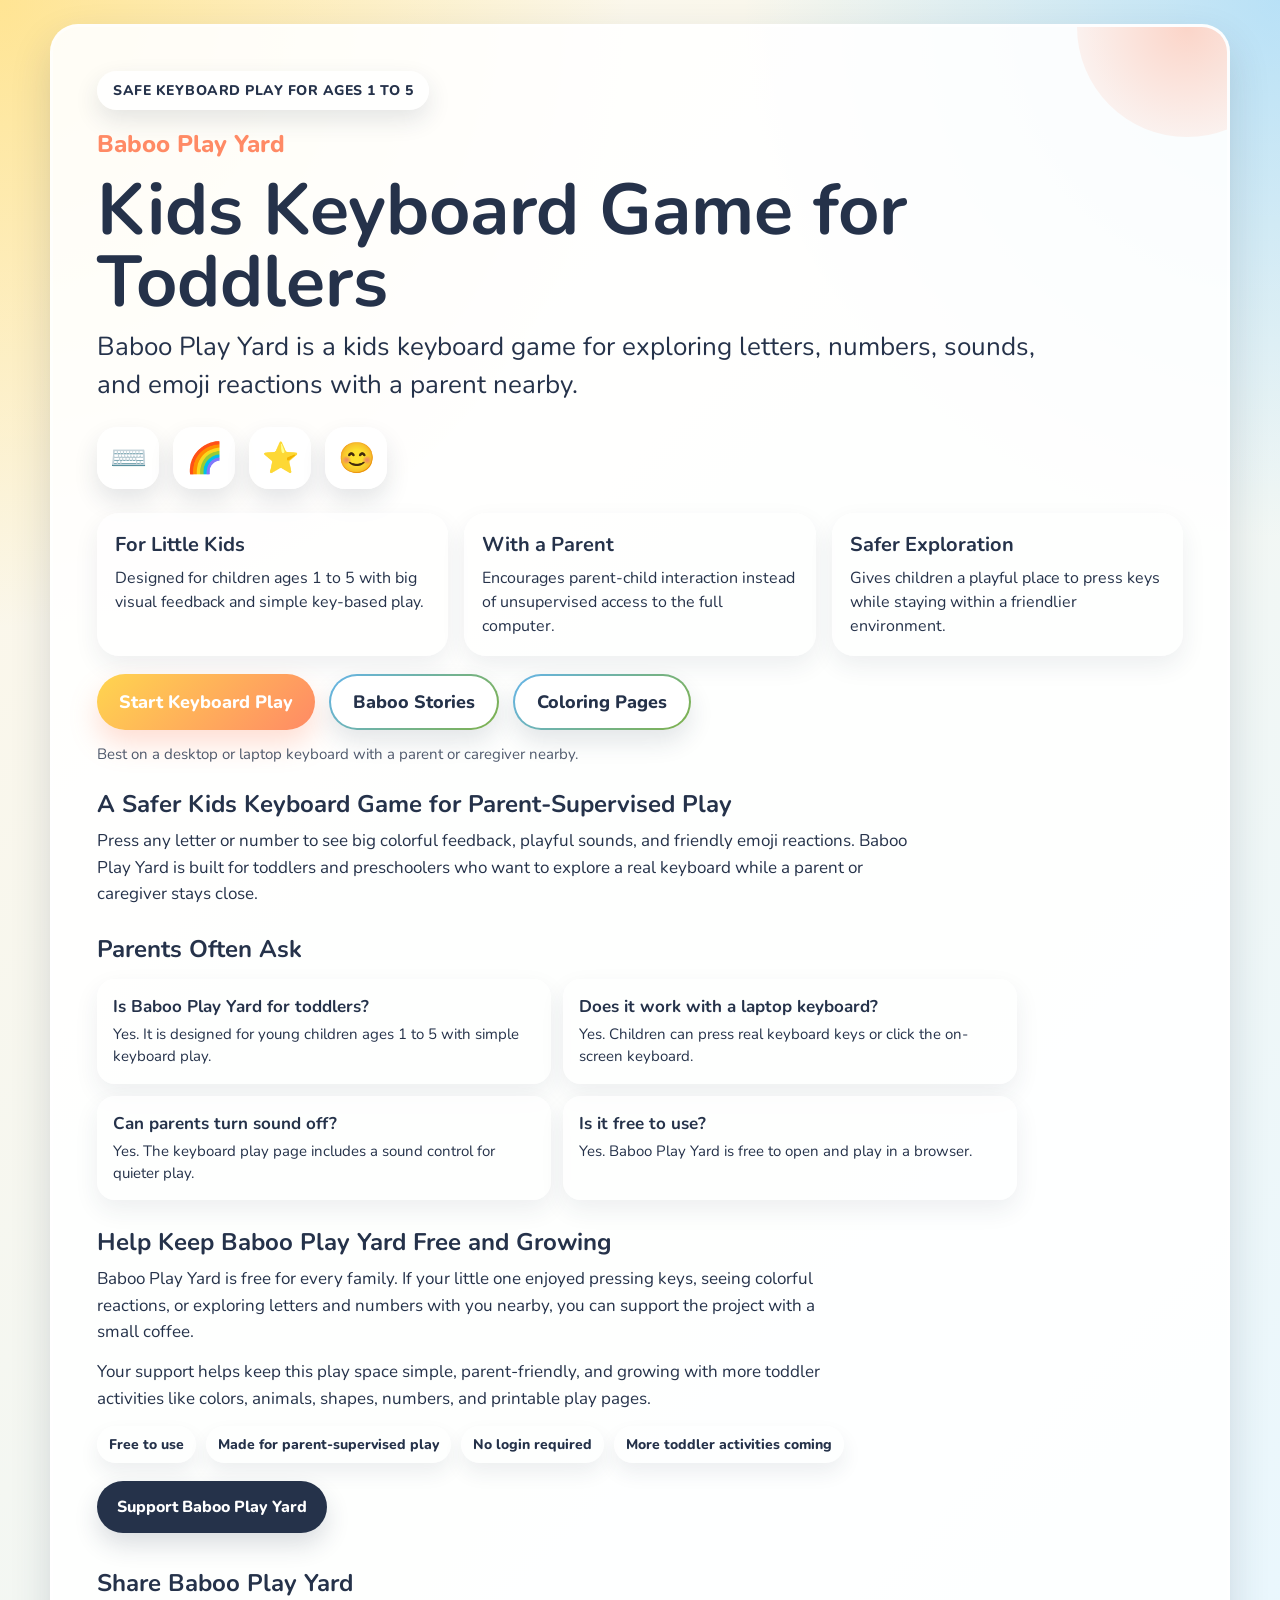
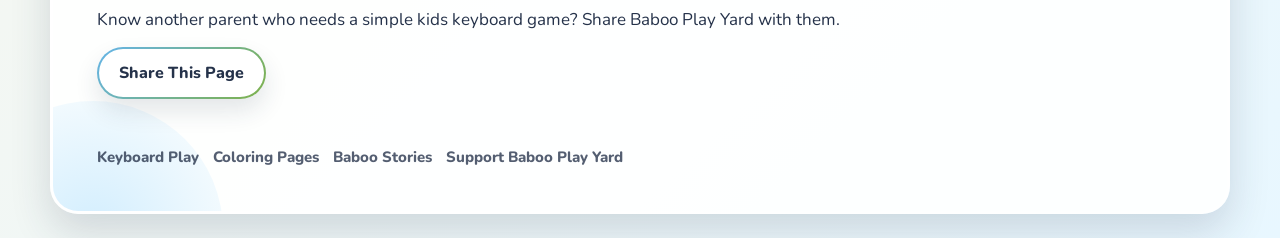
<file: index.html>
<!DOCTYPE html>
<html lang="en">
<head>
  <meta charset="UTF-8" />
  <meta name="viewport" content="width=device-width, initial-scale=1.0" />
  <meta name="description" content="Baboo Play Yard is a safe kids keyboard game for toddlers and preschoolers to press keys, see colorful feedback, and play with a parent nearby." />
  <meta property="og:title" content="Kids Keyboard Game for Toddlers | Baboo Play Yard" />
  <meta property="og:description" content="A safe kids keyboard game for toddlers and preschoolers with colorful feedback, playful sounds, and parent-supervised computer play." />
  <meta property="og:type" content="website" />
  <meta property="og:site_name" content="Baboo Play Yard" />
  <meta name="twitter:card" content="summary" />
  <meta name="twitter:title" content="Kids Keyboard Game for Toddlers | Baboo Play Yard" />
  <meta name="twitter:description" content="A safe kids keyboard game for toddlers and preschoolers with colorful feedback, playful sounds, and parent-supervised computer play." />
  <title>Kids Keyboard Game for Toddlers | Baboo Play Yard</title>
  <link rel="stylesheet" href="./styles/main.css" />
  <script type="application/ld+json">
    {
      "@context": "https://schema.org",
      "@type": "WebApplication",
      "name": "Baboo Play Yard",
      "applicationCategory": "EducationalApplication",
      "operatingSystem": "Any",
      "description": "Baboo Play Yard is a safe kids keyboard game for toddlers and preschoolers to press keys, see colorful feedback, and play with a parent nearby.",
      "audience": {
        "@type": "PeopleAudience",
        "suggestedMinAge": 1,
        "suggestedMaxAge": 5
      },
      "isAccessibleForFree": true
    }
  </script>
</head>
<body class="welcome-page">
  <main class="welcome-shell">
    <div class="badge">Safe Keyboard Play for Ages 1 to 5</div>
    <p class="brand-kicker">Baboo Play Yard</p>
    <h1>Kids Keyboard Game for Toddlers</h1>
    <p class="lead">
      Baboo Play Yard is a kids keyboard game for exploring letters, numbers, sounds, and emoji
      reactions with a parent nearby.
    </p>

    <div class="hero-icons" aria-hidden="true">
      <div class="hero-icon">⌨️</div>
      <div class="hero-icon">🌈</div>
      <div class="hero-icon">⭐</div>
      <div class="hero-icon">😊</div>
    </div>

    <section class="info-grid">
      <article class="info-card">
        <h2>For Little Kids</h2>
        <p>Designed for children ages 1 to 5 with big visual feedback and simple key-based play.</p>
      </article>
      <article class="info-card">
        <h2>With a Parent</h2>
        <p>Encourages parent-child interaction instead of unsupervised access to the full computer.</p>
      </article>
      <article class="info-card">
        <h2>Safer Exploration</h2>
        <p>Gives children a playful place to press keys while staying within a friendlier environment.</p>
      </article>
    </section>

    <div class="actions">
      <a class="cta" href="./keyBoard.html" id="startKeyboardLink">Start Keyboard Play</a>
      <a class="story-button" href="https://baboostories.com/">Baboo Stories</a>
      <a class="story-button" href="./coloringPages.html">Coloring Pages</a>
      <p class="subcopy">Best on a desktop or laptop keyboard with a parent or caregiver nearby.</p>
    </div>

    <aside class="mobile-parent-note" aria-label="Best experience note for parents">
      <strong>Best on a laptop or desktop keyboard.</strong>
      <span>
        Sit with your child, press keys together, and turn screen time into playful learning time.
      </span>
    </aside>

    <section class="seo-copy" aria-label="About the kids keyboard game">
      <h2>A Safer Kids Keyboard Game for Parent-Supervised Play</h2>
      <p>
        Press any letter or number to see big colorful feedback, playful sounds, and friendly emoji
        reactions. Baboo Play Yard is built for toddlers and preschoolers who want to explore a
        real keyboard while a parent or caregiver stays close.
      </p>
    </section>

    <section class="faq-section" aria-label="Kids keyboard game questions">
      <h2>Parents Often Ask</h2>
      <div class="faq-grid">
        <article class="faq-item">
          <h3>Is Baboo Play Yard for toddlers?</h3>
          <p>Yes. It is designed for young children ages 1 to 5 with simple keyboard play.</p>
        </article>
        <article class="faq-item">
          <h3>Does it work with a laptop keyboard?</h3>
          <p>Yes. Children can press real keyboard keys or click the on-screen keyboard.</p>
        </article>
        <article class="faq-item">
          <h3>Can parents turn sound off?</h3>
          <p>Yes. The keyboard play page includes a sound control for quieter play.</p>
        </article>
        <article class="faq-item">
          <h3>Is it free to use?</h3>
          <p>Yes. Baboo Play Yard is free to open and play in a browser.</p>
        </article>
      </div>
    </section>

    <section class="support-section" aria-label="Support Baboo Play Yard">
      <h2>Help Keep Baboo Play Yard Free and Growing</h2>
      <p>
        Baboo Play Yard is free for every family. If your little one enjoyed pressing keys,
        seeing colorful reactions, or exploring letters and numbers with you nearby, you can
        support the project with a small coffee.
      </p>
      <p>
        Your support helps keep this play space simple, parent-friendly, and growing with more
        toddler activities like colors, animals, shapes, numbers, and printable play pages.
      </p>
      <ul class="support-points" aria-label="Baboo Play Yard support highlights">
        <li>Free to use</li>
        <li>Made for parent-supervised play</li>
        <li>No login required</li>
        <li>More toddler activities coming</li>
      </ul>
      <a class="support-button" href="https://www.buymeacoffee.com/babooplayyard">Support Baboo Play Yard</a>
    </section>

    <section class="share-section" aria-label="Share Baboo Play Yard">
      <h2>Share Baboo Play Yard</h2>
      <p>
        Know another parent who needs a simple kids keyboard game? Share Baboo Play Yard with them.
      </p>
      <button class="share-button" id="sharePageBtn" type="button">Share This Page</button>
    </section>

    <footer class="site-footer">
      <a href="./keyBoard.html" id="footerKeyboardLink">Keyboard Play</a>
      <a href="./coloringPages.html">Coloring Pages</a>
      <a href="https://baboostories.com/">Baboo Stories</a>
      <a href="https://www.buymeacoffee.com/babooplayyard">Support Baboo Play Yard</a>
    </footer>
  </main>
  <script src="./scripts/home.js"></script>
</body>
</html>
</file>
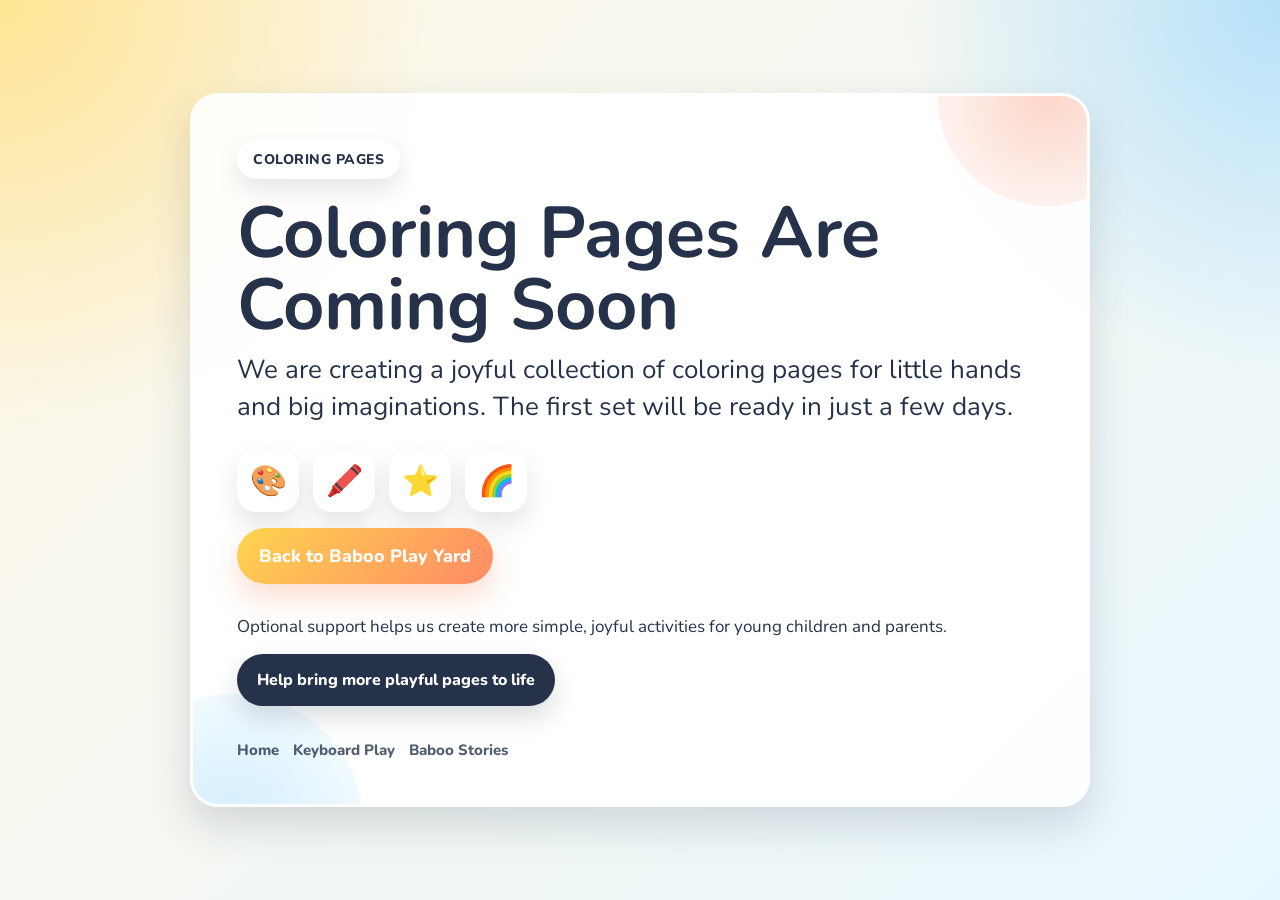
<file: coloringPages.html>
<!DOCTYPE html>
<html lang="en">
<head>
  <meta charset="UTF-8" />
  <meta name="viewport" content="width=device-width, initial-scale=1.0" />
  <meta name="robots" content="noindex" />
  <meta name="description" content="Baboo Play Yard coloring pages are coming soon with playful printable activities for young children and families." />
  <meta property="og:title" content="Coloring Pages Coming Soon | Baboo Play Yard" />
  <meta property="og:description" content="Playful Baboo Play Yard coloring pages for young children are coming soon." />
  <meta property="og:type" content="website" />
  <meta property="og:site_name" content="Baboo Play Yard" />
  <meta name="twitter:card" content="summary" />
  <meta name="twitter:title" content="Coloring Pages Coming Soon | Baboo Play Yard" />
  <meta name="twitter:description" content="Playful Baboo Play Yard coloring pages for young children are coming soon." />
  <title>Coloring Pages Coming Soon | Baboo Play Yard</title>
  <link rel="stylesheet" href="./styles/main.css" />
</head>
<body class="welcome-page">
  <main class="welcome-shell coming-soon-shell">
    <div class="badge">Coloring Pages</div>
    <h1>Coloring Pages Are Coming Soon</h1>
    <p class="lead">
      We are creating a joyful collection of coloring pages for little hands and big imaginations.
      The first set will be ready in just a few days.
    </p>

    <div class="hero-icons" aria-hidden="true">
      <div class="hero-icon">🎨</div>
      <div class="hero-icon">🖍️</div>
      <div class="hero-icon">⭐</div>
      <div class="hero-icon">🌈</div>
    </div>

    <div class="actions">
      <a class="cta" href="./index.html">Back to Baboo Play Yard</a>
    </div>

    <section class="support-section" aria-label="Support future coloring pages">
      <p>Optional support helps us create more simple, joyful activities for young children and parents.</p>
      <a class="support-button" href="https://www.buymeacoffee.com/babooplayyard">Help bring more playful pages to life</a>
    </section>

    <footer class="site-footer">
      <a href="./index.html">Home</a>
      <a href="./keyBoard.html">Keyboard Play</a>
      <a href="https://baboostories.com/">Baboo Stories</a>
    </footer>
  </main>
  <script src="./scripts/home.js"></script>
</body>
</html>
</file>
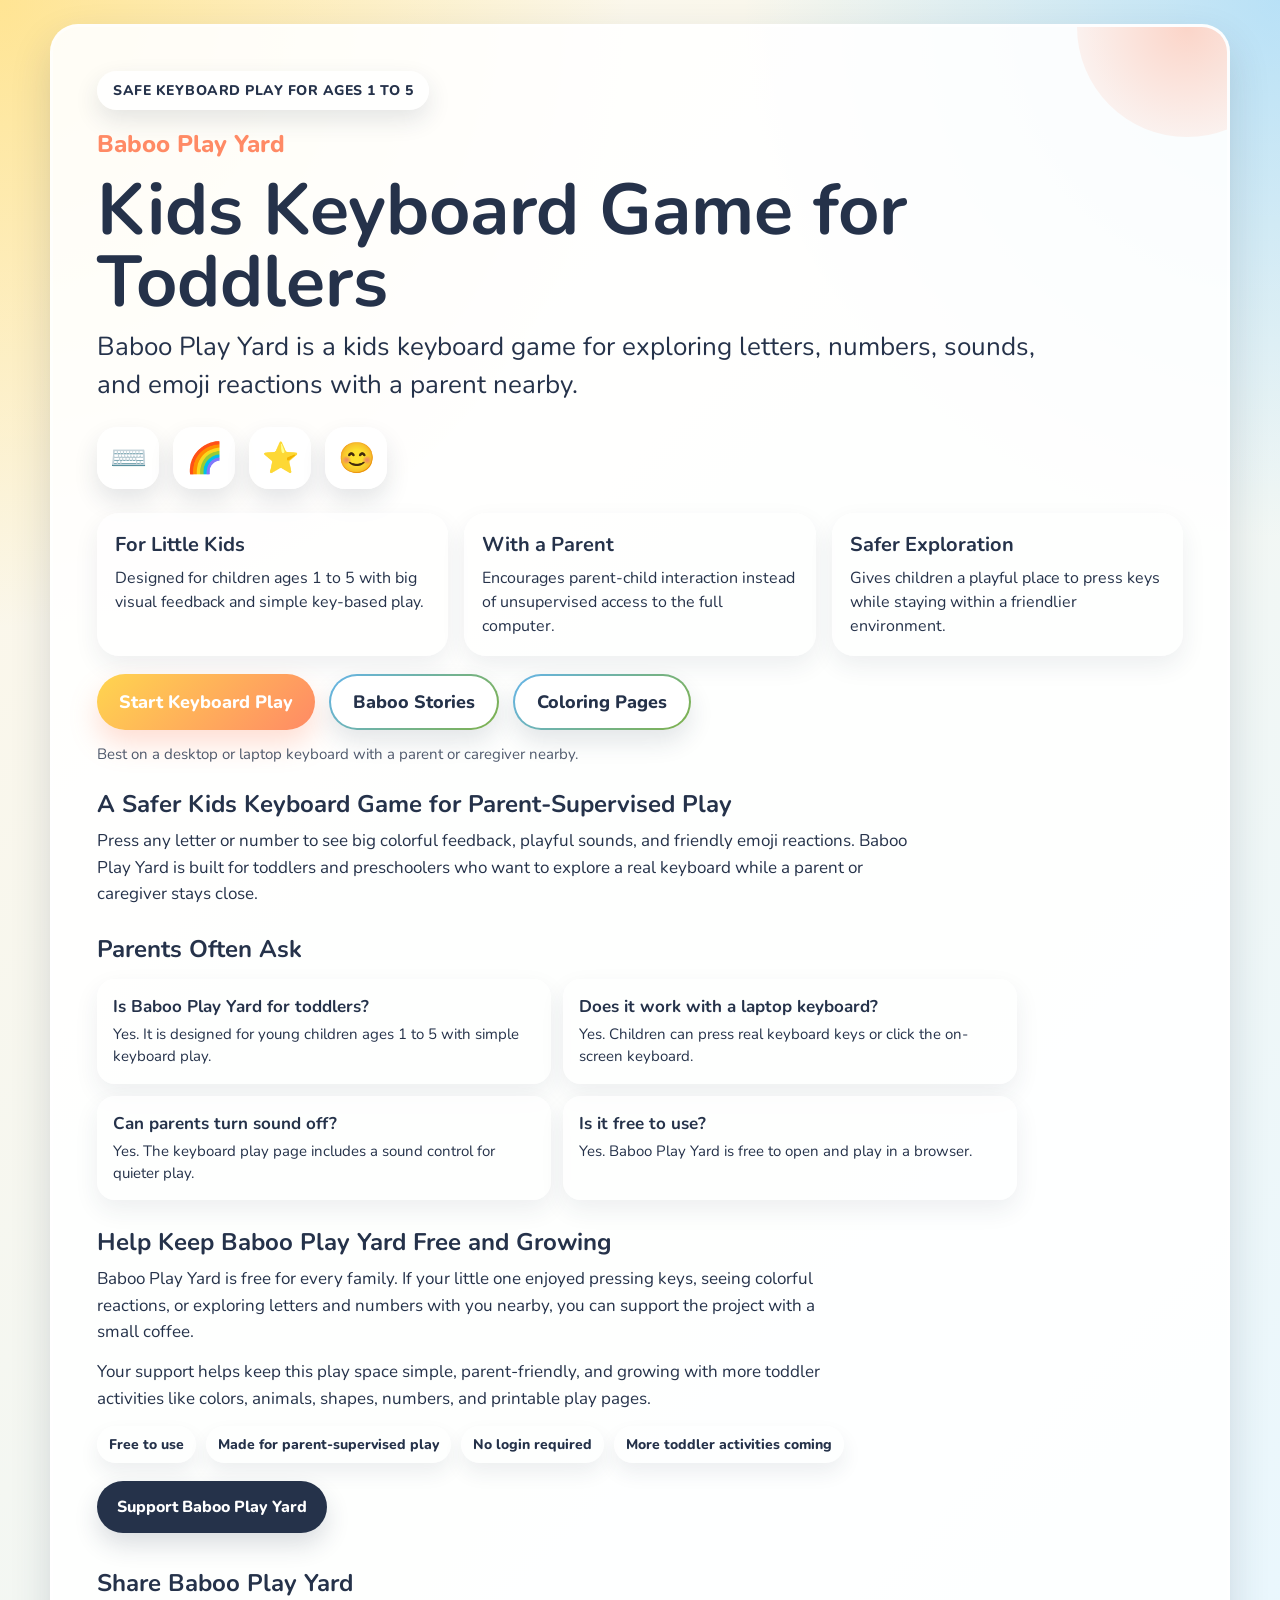
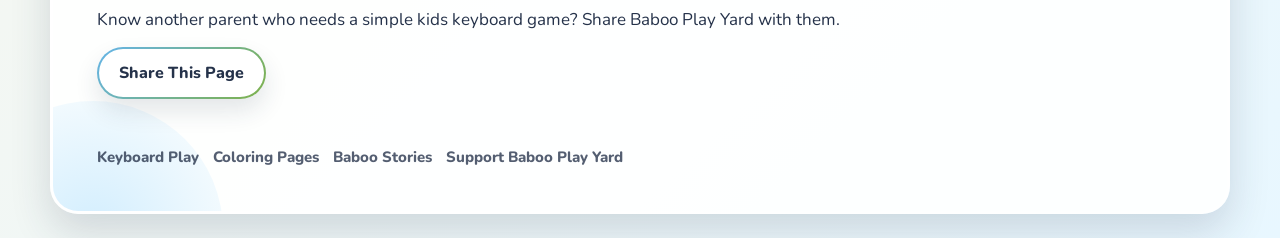
<file: keyBoard.html>
<!DOCTYPE html>
<html lang="en">
<head>
  <meta charset="UTF-8" />
  <meta name="viewport" content="width=device-width, initial-scale=1.0" />
  <meta name="robots" content="noindex" />
  <title>Baboo Play Yard Keyboard</title>
  <link rel="stylesheet" href="./styles/main.css" />
</head>
<body class="keyboard-page">
  <div class="mouse-trail" id="mouseGlow"></div>

  <div class="app">
    <div class="top-bar">
      <div class="controls">
        <a class="home-link" href="./index.html">🏠 Home</a>
        <button id="fullscreenBtn">⛶ Full Screen</button>
        <button id="soundBtn">🔊 Sound: On</button>
        <button id="rainbowBtn">🌈 Rainbow: Off</button>
        <button id="caseBtn">A Big Letters</button>
        <button id="darkModeBtn">🌙 Dark: Off</button>
      </div>
    </div>

    <div class="screen">
      <section class="display" id="displayArea">
        <div class="emoji-pop" id="emojiPop">😊</div>
        <div class="big-letter" id="bigLetter">A</div>
        <div class="word-line" id="wordLine">A is for Apple 🍎</div>
      </section>
    </div>

    <div class="keyboard" id="keyboard"></div>
    <div class="footer-note">Baboo Play Yard is a play space for young children and parents.</div>
  </div>

  <script src="./scripts/keyboard.js"></script>
</body>
</html>
</file>
<file: styles/main.css>
@import url('https://fonts.googleapis.com/css2?family=ABeeZee&family=Nunito:wght@400;700;800&display=swap');

:root {
  --bg1: #fff7e6;
  --bg2: #e8f7ff;
  --panel: rgba(255,255,255,0.9);
  --text: #25324a;
  --accent: #ff8a65;
  --accent2: #6ec6ff;
  --accent3: #8bc34a;
  --accent4: #ffd54f;
  --shadow: 0 18px 40px rgba(37, 50, 74, 0.16);
  --radius: 28px;
  --display-bg: linear-gradient(180deg, #ffffff, #f8fbff);
  --display-border: #dbe9f7;
  --button-bg: white;
  --trail-bg: rgba(110, 198, 255, 0.75);
}

body.dark-mode {
  --bg1: #111827;
  --bg2: #1f2937;
  --panel: rgba(17,24,39,0.88);
  --text: #f9fafb;
  --shadow: 0 12px 30px rgba(0, 0, 0, 0.35);
  --display-bg: linear-gradient(180deg, #1f2937, #111827);
  --display-border: #4b5563;
  --button-bg: #374151;
  --trail-bg: rgba(147, 197, 253, 0.8);
}

* { box-sizing: border-box; }

html, body {
  margin: 0;
  min-height: 100%;
  font-family: 'Nunito', 'ABeeZee', 'Trebuchet MS', Arial, sans-serif;
  color: var(--text);
}

body {
  background:
    radial-gradient(circle at top left, rgba(255, 213, 79, 0.55), transparent 28%),
    radial-gradient(circle at top right, rgba(110, 198, 255, 0.45), transparent 24%),
    linear-gradient(135deg, var(--bg1), var(--bg2));
}

.welcome-page {
  min-height: 100vh;
  display: flex;
  align-items: center;
  justify-content: center;
  padding: 24px;
}

.welcome-shell {
  width: min(1180px, 100%);
  background: var(--panel);
  border-radius: var(--radius);
  box-shadow: var(--shadow);
  padding: clamp(24px, 4vw, 44px);
  position: relative;
  overflow: hidden;
  border: 3px solid rgba(255, 255, 255, 0.55);
}

.welcome-shell::before,
.welcome-shell::after {
  content: '';
  position: absolute;
  border-radius: 50%;
  pointer-events: none;
}

.welcome-shell::before {
  width: 220px;
  height: 220px;
  top: -110px;
  right: -70px;
  background: radial-gradient(circle, rgba(255, 138, 101, 0.35), rgba(255, 138, 101, 0));
}

.welcome-shell::after {
  width: 260px;
  height: 260px;
  bottom: -150px;
  left: -90px;
  background: radial-gradient(circle, rgba(110, 198, 255, 0.3), rgba(110, 198, 255, 0));
}

.badge {
  display: inline-flex;
  align-items: center;
  gap: 10px;
  padding: 10px 16px;
  border-radius: 999px;
  background: rgba(255,255,255,0.88);
  box-shadow: 0 10px 24px rgba(37, 50, 74, 0.12);
  font-size: 14px;
  font-weight: 800;
  text-transform: uppercase;
  letter-spacing: 0.5px;
  position: relative;
  z-index: 1;
}

.welcome-shell h1 {
  margin: 18px 0 10px;
  position: relative;
  z-index: 1;
}

.brand-kicker {
  margin: 18px 0 -4px;
  font-size: 24px;
  font-weight: 800;
  color: var(--accent);
  position: relative;
  z-index: 1;
}

.welcome-shell h1 {
  font-size: clamp(40px, 6vw, 72px);
  line-height: 1;
}

.coming-soon-shell {
  max-width: 900px;
}

.lead {
  font-size: clamp(20px, 2.2vw, 26px);
  line-height: 1.45;
  max-width: 940px;
  margin: 0;
  position: relative;
  z-index: 1;
}

.hero-icons {
  display: flex;
  gap: 14px;
  flex-wrap: wrap;
  margin: 24px 0;
  position: relative;
  z-index: 1;
}

.hero-icon {
  width: 62px;
  height: 62px;
  border-radius: 20px;
  display: flex;
  align-items: center;
  justify-content: center;
  font-size: 30px;
  background: rgba(255,255,255,0.88);
  box-shadow: 0 12px 24px rgba(37, 50, 74, 0.12);
}

.info-grid {
  display: grid;
  grid-template-columns: repeat(3, minmax(0, 1fr));
  gap: 16px;
  margin: 12px 0 26px;
  position: relative;
  z-index: 1;
}

.info-card {
  background: rgba(255,255,255,0.74);
  border-radius: 22px;
  padding: 18px;
  box-shadow: 0 10px 24px rgba(37, 50, 74, 0.08);
}

.info-card h2 {
  margin: 0 0 8px;
  font-size: 20px;
}

.info-card p {
  margin: 0;
  line-height: 1.5;
  font-size: 16px;
}

.seo-copy {
  max-width: 820px;
  margin: -6px 0 26px;
  position: relative;
  z-index: 1;
}

.seo-copy h2 {
  margin: 0 0 8px;
  font-size: 24px;
}

.seo-copy p {
  margin: 0;
  font-size: 17px;
  line-height: 1.55;
}

.faq-section {
  margin: 0 0 26px;
  position: relative;
  z-index: 1;
}

.faq-section h2 {
  margin: 0 0 14px;
  font-size: 24px;
}

.faq-grid {
  display: grid;
  grid-template-columns: repeat(2, minmax(0, 1fr));
  gap: 12px;
  max-width: 920px;
}

.faq-item {
  background: rgba(255,255,255,0.72);
  border-radius: 18px;
  padding: 16px;
  box-shadow: 0 10px 24px rgba(37, 50, 74, 0.08);
}

.faq-item h3 {
  margin: 0 0 6px;
  font-size: 17px;
}

.faq-item p {
  margin: 0;
  line-height: 1.45;
  font-size: 15px;
}

.support-section,
.share-section {
  max-width: 760px;
  margin: 0 0 34px;
  position: relative;
  z-index: 1;
}

.support-section h2,
.share-section h2 {
  margin: 0 0 8px;
  font-size: 24px;
}

.support-section p,
.share-section p {
  margin: 0 0 14px;
  font-size: 17px;
  line-height: 1.55;
}

.support-points {
  display: flex;
  flex-wrap: wrap;
  gap: 10px;
  margin: 2px 0 18px;
  padding: 0;
  list-style: none;
}

.support-points li {
  padding: 9px 12px;
  border-radius: 999px;
  background: rgba(255, 255, 255, 0.72);
  box-shadow: 0 10px 20px rgba(37, 50, 74, 0.08);
  color: var(--muted);
  font-size: 14px;
  font-weight: 800;
}

.actions {
  display: flex;
  gap: 14px;
  flex-wrap: wrap;
  align-items: center;
  margin: -8px 0 30px;
  position: relative;
  z-index: 1;
}

.mobile-parent-note {
  display: none;
  position: relative;
  z-index: 1;
}

.cta,
button,
.home-link,
.story-button {
  display: inline-flex;
  align-items: center;
  justify-content: center;
  min-height: 56px;
  padding: 14px 22px;
  border-radius: 999px;
  font-family: inherit;
  font-weight: 800;
  font-size: 18px;
  text-decoration: none;
  transition: transform 0.15s ease, box-shadow 0.15s ease;
}

.cta {
  background: linear-gradient(135deg, var(--accent4), var(--accent));
  color: white;
  box-shadow: 0 14px 28px rgba(255, 138, 101, 0.28);
}

.story-button {
  border: 2px solid rgba(37, 50, 74, 0.12);
  background:
    linear-gradient(white, white) padding-box,
    linear-gradient(135deg, var(--accent2), var(--accent3)) border-box;
  color: var(--text);
  box-shadow: 0 12px 24px rgba(37, 50, 74, 0.12);
}

.support-button {
  display: inline-flex;
  align-items: center;
  justify-content: center;
  min-height: 52px;
  padding: 12px 20px;
  border-radius: 999px;
  background: var(--text);
  color: white;
  font-size: 16px;
  font-weight: 800;
  text-decoration: none;
  box-shadow: 0 12px 24px rgba(37, 50, 74, 0.16);
  transition: transform 0.15s ease, box-shadow 0.15s ease;
}

.share-button {
  margin-bottom: 14px;
  display: inline-flex;
  align-items: center;
  justify-content: center;
  min-height: 52px;
  padding: 12px 20px;
  border-radius: 999px;
  border: 2px solid rgba(37, 50, 74, 0.12);
  background:
    linear-gradient(white, white) padding-box,
    linear-gradient(135deg, var(--accent2), var(--accent3)) border-box;
  color: var(--text);
  cursor: pointer;
  font-size: 16px;
  font-weight: 800;
  box-shadow: 0 12px 24px rgba(37, 50, 74, 0.12);
  transition: transform 0.15s ease, box-shadow 0.15s ease;
}

.support-button:hover,
.share-button:hover {
  transform: translateY(-2px);
}

.support-button:active,
.share-button:active {
  transform: translateY(0);
}

.subcopy {
  flex-basis: 100%;
  margin: 0;
  font-size: 15px;
  opacity: 0.8;
}

.site-footer {
  display: flex;
  gap: 14px;
  flex-wrap: wrap;
  margin-top: 22px;
  position: relative;
  z-index: 1;
}

.site-footer a {
  color: var(--text);
  font-size: 15px;
  font-weight: 800;
  opacity: 0.78;
  text-decoration: none;
}

.site-footer a:hover {
  opacity: 1;
}

body.keyboard-page {
  min-height: 100vh;
  overflow: hidden;
}

body.fullscreen-mode {
  cursor: none;
}

.app {
  position: relative;
  min-height: 100vh;
  display: flex;
  flex-direction: column;
  align-items: center;
  justify-content: center;
  padding: 20px;
  overflow: hidden;
}

.top-bar {
  width: min(1180px, 100%);
  display: flex;
  gap: 12px;
  align-items: center;
  justify-content: center;
  margin-bottom: 16px;
  z-index: 3;
}

.brand {
  background: var(--panel);
  box-shadow: var(--shadow);
  border-radius: 999px;
  padding: 12px 18px;
  font-size: clamp(18px, 2vw, 28px);
  font-weight: 800;
  letter-spacing: 0.4px;
}

.controls {
  display: flex;
  gap: 10px;
  flex-wrap: wrap;
}

button,
.home-link {
  border: 0;
  cursor: pointer;
  box-shadow: var(--shadow);
  background: var(--button-bg);
  color: var(--text);
}

button:hover,
.home-link:hover,
.cta:hover,
.story-button:hover {
  transform: translateY(-2px);
}

button:active,
.home-link:active,
.cta:active,
.story-button:active {
  transform: translateY(0);
}

.screen {
  width: min(1180px, 100%);
  background: var(--panel);
  box-shadow: var(--shadow);
  border-radius: 24px;
  padding: 20px;
  display: grid;
  grid-template-columns: 1fr;
  gap: 18px;
  z-index: 2;
  backdrop-filter: blur(10px);
}

.display {
  min-height: 350px;
  border-radius: 24px;
  background: var(--display-bg);
  padding: 22px;
  position: relative;
  overflow: hidden;
  border: 3px dashed var(--display-border);
}

.big-letter {
  font-family: 'ABeeZee', sans-serif;
  font-size: clamp(88px, 16vw, 200px);
  line-height: 1;
  font-weight: 700;
  text-align: center;
  margin-top: 16px;
  text-shadow: 0 8px 0 rgba(0,0,0,0.04);
  user-select: none;
}

.word-line {
  text-align: center;
  font-size: clamp(24px, 4vw, 46px);
  font-weight: 700;
  margin-top: 10px;
  min-height: 56px;
}

.emoji-pop {
  position: absolute;
  font-size: clamp(48px, 7vw, 96px);
  right: 24px;
  top: 24px;
  animation: bounceIn 0.45s ease;
  user-select: none;
}

.floating {
  position: absolute;
  pointer-events: none;
  animation: floatUp 1.3s ease forwards;
  font-size: 36px;
}

.keyboard {
  margin-top: 18px;
  display: flex;
  flex-direction: column;
  gap: 10px;
  user-select: none;
}

.key-row {
  display: flex;
  justify-content: center;
  gap: 10px;
  flex-wrap: wrap;
}

.key {
  min-width: 64px;
  height: 64px;
  border-radius: 18px;
  background: var(--button-bg);
  box-shadow: 0 10px 20px rgba(0,0,0,0.08);
  display: flex;
  align-items: center;
  justify-content: center;
  font-size: 28px;
  font-weight: 700;
  transition: transform 0.08s ease, background 0.15s ease, box-shadow 0.15s ease;
}

.key.active {
  transform: scale(1.08);
  background: linear-gradient(135deg, #ffd54f, #ff8a65);
  color: white;
  box-shadow: 0 16px 24px rgba(255, 138, 101, 0.35);
}

.mouse-trail {
  position: fixed;
  left: 0;
  top: 0;
  width: 30px;
  height: 30px;
  border-radius: 50%;
  background: radial-gradient(circle at 35% 35%, #fff, #ffd54f 40%, #ff8a65 70%);
  pointer-events: none;
  transform: translate(-50%, -50%);
  opacity: 0;
  z-index: 10;
  box-shadow: 0 0 24px rgba(255, 138, 101, 0.5);
}

.trail-dot {
  position: fixed;
  width: 20px;
  height: 20px;
  border-radius: 50%;
  pointer-events: none;
  background: radial-gradient(circle, var(--trail-bg) 0 42%, rgba(255, 213, 79, 0.32) 72%);
  transform: translate(-50%, -50%);
  z-index: 9;
  animation: fadeTrail 0.85s ease-out forwards;
}

.footer-note {
  width: min(1180px, 100%);
  margin-top: 12px;
  text-align: center;
  font-size: 14px;
  opacity: 0.8;
  z-index: 2;
}

@keyframes bounceIn {
  0% { transform: scale(0.4) rotate(-10deg); opacity: 0; }
  60% { transform: scale(1.15) rotate(8deg); opacity: 1; }
  100% { transform: scale(1) rotate(0); opacity: 1; }
}

@keyframes floatUp {
  0% { transform: translateY(0) scale(0.8); opacity: 0; }
  20% { opacity: 1; }
  100% { transform: translateY(-120px) scale(1.3); opacity: 0; }
}

@keyframes fadeTrail {
  from { opacity: 1; }
  to { opacity: 0; transform: translate(-50%, -50%) scale(0.45); }
}

@media (max-width: 900px) {
  .screen {
    grid-template-columns: 1fr;
  }

  .key {
    min-width: 48px;
    height: 54px;
    font-size: 24px;
  }
}

@media (max-width: 820px) {
  .info-grid,
  .faq-grid {
    grid-template-columns: 1fr;
  }

  .mobile-parent-note {
    display: block;
    max-width: 620px;
    margin: -12px 0 28px;
    padding: 18px 20px;
    border: 2px solid rgba(255, 194, 87, 0.45);
    border-radius: 24px;
    background:
      radial-gradient(circle at 20% 20%, rgba(255, 226, 122, 0.36), transparent 34%),
      rgba(255, 255, 255, 0.82);
    box-shadow: 0 16px 32px rgba(37, 50, 74, 0.12);
    line-height: 1.5;
  }

  .mobile-parent-note strong {
    display: block;
    margin-bottom: 6px;
    font-size: 18px;
  }

  .mobile-parent-note span {
    display: block;
    color: var(--muted);
    font-size: 16px;
  }
}
</file>
